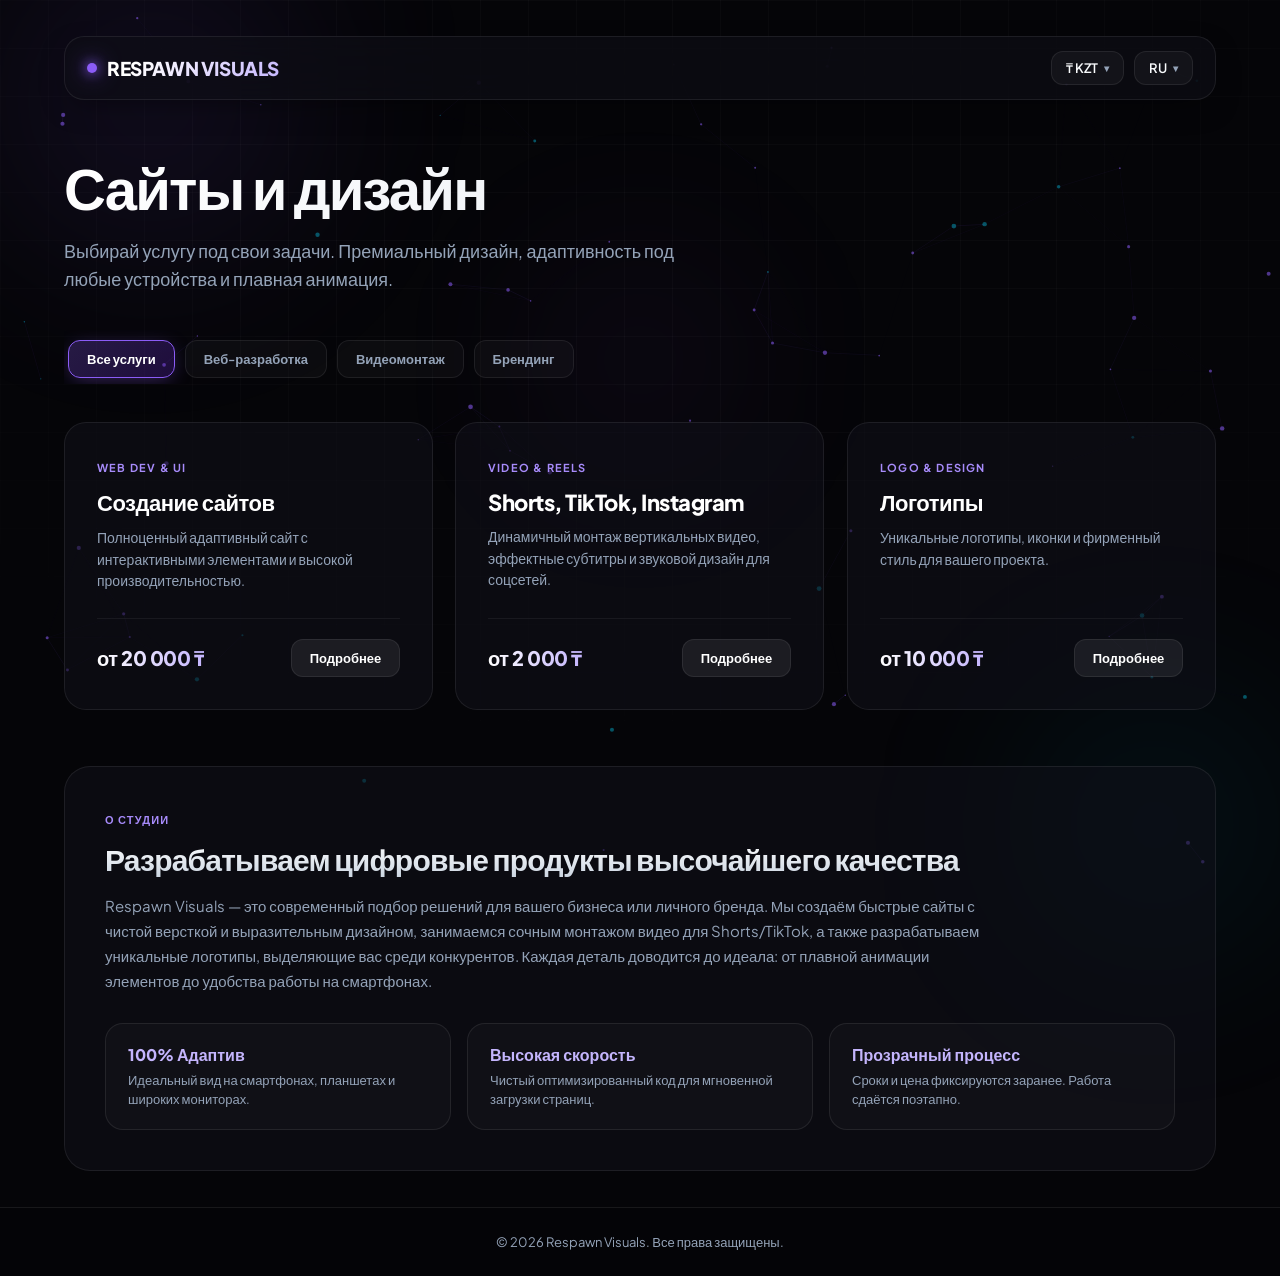
<file: index.html>
<!DOCTYPE html>
<html lang="ru">
<head>
    <meta charset="UTF-8">
    <meta name="viewport" content="width=device-width, initial-scale=1.0">
    <title id="pageTitle">Respawn Visuals — Веб-разработка, Монтаж & Дизайн</title>
    <link href="https://fonts.googleapis.com/css2?family=Plus+Jakarta+Sans:wght@400;500;600;700;800&display=swap" rel="stylesheet">
    <style>
        :root {
            --bg-color: #050508;
            --card-bg: rgba(18, 18, 26, 0.55);
            --card-border: rgba(255, 255, 255, 0.08);
            --card-hover: rgba(139, 92, 246, 0.12);
            --border-hover: rgba(167, 139, 250, 0.45);
            --primary: #8b5cf6;
            --primary-glow: rgba(139, 92, 246, 0.5);
            --accent-cyan: #06b6d4;
            --text-main: #f8fafc;
            --text-muted: #94a3b8;
            --transition: all 0.45s cubic-bezier(0.16, 1, 0.3, 1);
        }

        * {
            box-sizing: border-box;
            margin: 0;
            padding: 0;
            font-family: 'Plus Jakarta Sans', sans-serif;
            -webkit-font-smoothing: antialiased;
        }

        body {
            background-color: var(--bg-color);
            color: var(--text-main);
            min-height: 100vh;
            overflow-x: hidden;
            display: flex;
            flex-direction: column;
            justify-content: space-between;
            position: relative;
        }

        #bg-canvas {
            position: fixed;
            top: 0;
            left: 0;
            width: 100%;
            height: 100%;
            z-index: -3;
            pointer-events: none;
        }

        .bg-grid {
            position: fixed;
            inset: 0;
            background-image: 
                linear-gradient(to right, rgba(255, 255, 255, 0.025) 1px, transparent 1px),
                linear-gradient(to bottom, rgba(255, 255, 255, 0.025) 1px, transparent 1px);
            background-size: 48px 48px;
            mask-image: radial-gradient(ellipse 80% 70% at 50% 20%, #000 40%, transparent 100%);
            -webkit-mask-image: radial-gradient(ellipse 80% 70% at 50% 20%, #000 40%, transparent 100%);
            z-index: -2;
            pointer-events: none;
        }

        .orb {
            position: fixed;
            border-radius: 50%;
            filter: blur(80px);
            z-index: -1;
            pointer-events: none;
            opacity: 0.5;
            animation: floatOrb 18s infinite alternate ease-in-out;
        }

        .orb-1 {
            width: 500px;
            height: 500px;
            background: radial-gradient(circle, rgba(139, 92, 246, 0.25), transparent 70%);
            top: -150px;
            left: -100px;
        }

        .orb-2 {
            width: 450px;
            height: 450px;
            background: radial-gradient(circle, rgba(6, 182, 212, 0.18), transparent 70%);
            bottom: -150px;
            right: -100px;
            animation-delay: -6s;
        }

        .orb-3 {
            width: 350px;
            height: 350px;
            background: radial-gradient(circle, rgba(168, 85, 247, 0.15), transparent 70%);
            top: 40%;
            left: 50%;
            transform: translate(-50%, -50%);
            animation-duration: 24s;
        }

        @keyframes floatOrb {
            0% { transform: translate(0, 0) scale(1); }
            50% { transform: translate(40px, 30px) scale(1.1); }
            100% { transform: translate(-30px, 50px) scale(0.95); }
        }

        .container {
            max-width: 1200px;
            margin: 0 auto;
            padding: 36px 24px;
            width: 100%;
        }

        header {
            display: flex;
            justify-content: space-between;
            align-items: center;
            flex-wrap: wrap;
            gap: 20px;
            margin-bottom: 56px;
            padding: 14px 22px;
            background: rgba(15, 15, 22, 0.65);
            border: 1px solid var(--card-border);
            border-radius: 20px;
            backdrop-filter: blur(20px);
            -webkit-backdrop-filter: blur(20px);
            box-shadow: 0 10px 30px -10px rgba(0, 0, 0, 0.5);
            animation: slideDown 0.8s cubic-bezier(0.16, 1, 0.3, 1) forwards;
            position: relative;
            z-index: 200;
        }

        .logo-wrap {
            display: flex;
            align-items: center;
            gap: 10px;
            cursor: pointer;
        }

        .logo-dot {
            width: 10px;
            height: 10px;
            border-radius: 50%;
            background: var(--primary);
            box-shadow: 0 0 12px var(--primary), 0 0 24px var(--primary);
            animation: pulseDot 2.5s infinite ease-in-out;
        }

        @keyframes pulseDot {
            0%, 100% { transform: scale(1); opacity: 1; }
            50% { transform: scale(1.3); opacity: 0.7; }
        }

        .logo {
            font-size: 19px;
            font-weight: 800;
            letter-spacing: -0.4px;
            background: linear-gradient(135deg, #ffffff 20%, #c4b5fd 100%);
            -webkit-background-clip: text;
            -webkit-text-fill-color: transparent;
        }

        .header-controls {
            display: flex;
            align-items: center;
            gap: 10px;
        }

        .mini-dropdown {
            position: relative;
            display: inline-block;
        }

        .mini-btn {
            background: rgba(255, 255, 255, 0.04);
            border: 1px solid var(--card-border);
            color: var(--text-main);
            padding: 8px 14px;
            border-radius: 12px;
            font-size: 13px;
            font-weight: 600;
            cursor: pointer;
            display: flex;
            align-items: center;
            gap: 6px;
            transition: var(--transition);
            user-select: none;
        }

        .mini-btn:hover {
            background: rgba(139, 92, 246, 0.18);
            border-color: var(--border-hover);
            color: #fff;
            transform: translateY(-1px);
        }

        .mini-btn::after {
            content: '▾';
            font-size: 10px;
            color: var(--text-muted);
            transition: transform 0.3s ease;
        }

        .mini-dropdown.active .mini-btn::after {
            transform: rotate(180deg);
        }

        .mini-menu {
            position: absolute;
            top: calc(100% + 10px);
            right: 0;
            background: rgba(16, 16, 24, 0.95);
            backdrop-filter: blur(20px);
            border: 1px solid var(--border-hover);
            border-radius: 14px;
            padding: 6px;
            box-shadow: 0 15px 35px rgba(0, 0, 0, 0.85);
            display: flex;
            flex-direction: column;
            gap: 4px;
            min-width: 105px;
            z-index: 999;
            opacity: 0;
            visibility: hidden;
            pointer-events: none;
            transform: translateY(-10px) scale(0.95);
            transition: all 0.28s cubic-bezier(0.16, 1, 0.3, 1);
        }

        .mini-dropdown.active .mini-menu {
            opacity: 1;
            visibility: visible;
            pointer-events: auto;
            transform: translateY(0) scale(1);
        }

        .mini-item {
            background: transparent;
            border: none;
            color: var(--text-main);
            padding: 8px 12px;
            font-size: 13px;
            font-weight: 600;
            border-radius: 9px;
            cursor: pointer;
            text-align: left;
            transition: all 0.2s ease;
            width: 100%;
        }

        .mini-item:hover, .mini-item.active {
            background: var(--primary);
            color: #fff;
            box-shadow: 0 4px 12px rgba(139, 92, 246, 0.4);
        }

        .page {
            display: none;
        }

        .page.active {
            display: block;
            animation: pageEnter 0.6s cubic-bezier(0.16, 1, 0.3, 1) forwards;
        }

        @keyframes pageEnter {
            from { opacity: 0; transform: translateY(16px); filter: blur(4px); }
            to { opacity: 1; transform: translateY(0); filter: blur(0); }
        }

        .hero-title {
            font-size: clamp(34px, 5.5vw, 58px);
            font-weight: 800;
            line-height: 1.08;
            letter-spacing: -1.8px;
            margin-bottom: 18px;
            background: linear-gradient(120deg, #ffffff 0%, #e2e8f0 45%, #a78bfa 100%);
            background-size: 200% auto;
            -webkit-background-clip: text;
            -webkit-text-fill-color: transparent;
            animation: fadeUp 0.8s cubic-bezier(0.16, 1, 0.3, 1) 0.08s both, shimmerText 8s linear infinite;
        }

        @keyframes shimmerText {
            0% { background-position: 0% center; }
            100% { background-position: 200% center; }
        }

        .hero-subtitle {
            font-size: clamp(15px, 2vw, 18px);
            color: var(--text-muted);
            margin-bottom: 36px;
            font-weight: 400;
            max-width: 640px;
            line-height: 1.6;
            animation: fadeUp 0.8s cubic-bezier(0.16, 1, 0.3, 1) 0.16s both;
        }

        .filter-tabs {
            display: flex;
            gap: 10px;
            margin-bottom: 32px;
            overflow-x: auto;
            padding: 10px 4px 6px 4px;
            animation: fadeUp 0.8s cubic-bezier(0.16, 1, 0.3, 1) 0.22s both;
        }

        .filter-btn {
            background: rgba(255, 255, 255, 0.03);
            border: 1px solid var(--card-border);
            color: var(--text-muted);
            padding: 10px 18px;
            border-radius: 12px;
            font-size: 13px;
            font-weight: 600;
            cursor: pointer;
            white-space: nowrap;
            transition: var(--transition);
            backdrop-filter: blur(10px);
        }

        .filter-btn:hover {
            color: #fff;
            border-color: rgba(139, 92, 246, 0.4);
            background: rgba(139, 92, 246, 0.08);
            transform: translateY(-2px);
        }

        .filter-btn.active {
            background: linear-gradient(135deg, rgba(139, 92, 246, 0.25), rgba(109, 40, 217, 0.25));
            color: #fff;
            border-color: var(--primary);
            box-shadow: 0 4px 20px -4px rgba(139, 92, 246, 0.4);
        }

        .services-grid {
            display: grid;
            grid-template-columns: repeat(auto-fit, minmax(300px, 1fr));
            gap: 22px;
            perspective: 1200px;
            padding-top: 6px;
        }

        .card {
            background: var(--card-bg);
            border: 1px solid var(--card-border);
            border-radius: 22px;
            padding: 32px;
            backdrop-filter: blur(20px);
            -webkit-backdrop-filter: blur(20px);
            cursor: pointer;
            position: relative;
            overflow: hidden;
            display: flex;
            flex-direction: column;
            justify-content: space-between;
            transform-style: preserve-3d;
            transition: transform 0.25s cubic-bezier(0.16, 1, 0.3, 1),
                        border-color 0.4s ease,
                        box-shadow 0.4s ease,
                        background-color 0.4s ease;
            animation: cardAppear 0.7s cubic-bezier(0.16, 1, 0.3, 1) both;
        }

        .card:nth-child(1) { animation-delay: 0.25s; }
        .card:nth-child(2) { animation-delay: 0.35s; }
        .card:nth-child(3) { animation-delay: 0.45s; }

        @keyframes cardAppear {
            from { opacity: 0; transform: translateY(24px) scale(0.97); }
            to { opacity: 1; transform: translateY(0) scale(1); }
        }

        .card::before {
            content: '';
            position: absolute;
            inset: 0;
            background: radial-gradient(600px circle at var(--mouse-x, 50%) var(--mouse-y, 50%), rgba(139, 92, 246, 0.16), transparent 45%);
            opacity: 0;
            transition: opacity 0.35s ease;
            pointer-events: none;
        }

        .card:hover::before {
            opacity: 1;
        }

        .card:hover {
            border-color: var(--border-hover);
            box-shadow: 0 24px 50px -15px rgba(139, 92, 246, 0.28), 0 0 1px 1px rgba(139, 92, 246, 0.2);
        }

        .card-tag {
            display: inline-block;
            font-size: 11px;
            font-weight: 700;
            text-transform: uppercase;
            letter-spacing: 1.2px;
            color: #a78bfa;
            margin-bottom: 14px;
        }

        .card-name {
            font-size: 22px;
            font-weight: 800;
            margin-bottom: 10px;
            letter-spacing: -0.5px;
            color: #fff;
        }

        .card-desc {
            font-size: 14px;
            color: var(--text-muted);
            margin-bottom: 26px;
            line-height: 1.55;
        }

        .card-footer {
            display: flex;
            justify-content: space-between;
            align-items: center;
            border-top: 1px solid rgba(255, 255, 255, 0.06);
            padding-top: 20px;
        }

        .card-price {
            font-size: 20px;
            font-weight: 800;
            letter-spacing: -0.5px;
            background: linear-gradient(90deg, #fff, #c4b5fd);
            -webkit-background-clip: text;
            -webkit-text-fill-color: transparent;
        }

        .action-btn {
            background: rgba(255, 255, 255, 0.07);
            border: 1px solid var(--card-border);
            color: #fff;
            padding: 10px 18px;
            border-radius: 12px;
            font-size: 13px;
            font-weight: 600;
            cursor: pointer;
            transition: all 0.3s cubic-bezier(0.16, 1, 0.3, 1);
            position: relative;
            overflow: hidden;
        }

        .card:hover .action-btn, .action-btn:hover {
            background: linear-gradient(135deg, #8b5cf6, #6d28d9);
            border-color: #a78bfa;
            box-shadow: 0 6px 20px rgba(139, 92, 246, 0.45);
            transform: translateY(-1px);
        }

        .info-section {
            margin-top: 56px;
            animation: fadeUp 0.8s cubic-bezier(0.16, 1, 0.3, 1) 0.5s both;
        }

        .info-card {
            background: var(--card-bg);
            border: 1px solid var(--card-border);
            border-radius: 26px;
            padding: 40px;
            backdrop-filter: blur(20px);
            position: relative;
            overflow: hidden;
            transition: var(--transition);
        }

        .info-card:hover {
            border-color: rgba(139, 92, 246, 0.4);
            box-shadow: 0 24px 55px -15px rgba(139, 92, 246, 0.2);
        }

        .info-title {
            font-size: clamp(22px, 3.5vw, 30px);
            font-weight: 800;
            margin-bottom: 16px;
            letter-spacing: -0.8px;
            background: linear-gradient(180deg, #ffffff 0%, #cbd5e1 100%);
            -webkit-background-clip: text;
            -webkit-text-fill-color: transparent;
        }

        .info-text {
            font-size: 15px;
            color: var(--text-muted);
            line-height: 1.65;
            margin-bottom: 30px;
            max-width: 880px;
        }

        .info-features {
            display: grid;
            grid-template-columns: repeat(auto-fit, minmax(230px, 1fr));
            gap: 16px;
        }

        .info-feature-item {
            background: rgba(255, 255, 255, 0.025);
            border: 1px solid var(--card-border);
            border-radius: 18px;
            padding: 20px 22px;
            transition: var(--transition);
        }

        .info-feature-item:hover {
            background: rgba(139, 92, 246, 0.09);
            border-color: var(--border-hover);
            transform: translateY(-4px);
            box-shadow: 0 12px 28px -8px rgba(139, 92, 246, 0.3);
        }

        .info-feature-title {
            color: #c4b5fd;
            font-weight: 800;
            font-size: 16px;
            margin-bottom: 6px;
        }

        .info-feature-desc {
            font-size: 13px;
            color: var(--text-muted);
            line-height: 1.45;
        }

        .back-btn {
            background: rgba(255, 255, 255, 0.05);
            border: 1px solid var(--card-border);
            color: var(--text-main);
            padding: 10px 18px;
            border-radius: 12px;
            font-size: 13px;
            font-weight: 600;
            cursor: pointer;
            display: inline-flex;
            align-items: center;
            gap: 8px;
            margin-bottom: 28px;
            backdrop-filter: blur(10px);
            transition: var(--transition);
        }

        .back-btn:hover {
            background: rgba(139, 92, 246, 0.15);
            border-color: var(--border-hover);
            transform: translateX(-5px);
        }

        .detail-card {
            background: var(--card-bg);
            border: 1px solid var(--card-border);
            border-radius: 26px;
            padding: 42px;
            backdrop-filter: blur(22px);
            box-shadow: 0 25px 60px -15px rgba(0, 0, 0, 0.6);
        }

        .detail-header {
            display: flex;
            justify-content: space-between;
            align-items: flex-start;
            flex-wrap: wrap;
            gap: 20px;
            margin-bottom: 32px;
            padding-bottom: 28px;
            border-bottom: 1px solid var(--card-border);
        }

        .detail-title {
            font-size: clamp(26px, 4vw, 36px);
            font-weight: 800;
            letter-spacing: -1px;
            margin-bottom: 8px;
        }

        .detail-price-box {
            text-align: right;
            background: rgba(139, 92, 246, 0.08);
            border: 1px solid rgba(139, 92, 246, 0.25);
            padding: 14px 22px;
            border-radius: 16px;
        }

        .detail-price-tag {
            font-size: 11px;
            color: #c4b5fd;
            text-transform: uppercase;
            letter-spacing: 1px;
            margin-bottom: 4px;
            font-weight: 700;
        }

        .detail-price-value {
            font-size: 32px;
            font-weight: 800;
            color: #fff;
            letter-spacing: -1px;
        }

        .sub-options-grid {
            display: grid;
            grid-template-columns: repeat(auto-fit, minmax(250px, 1fr));
            gap: 16px;
            margin-bottom: 32px;
        }

        .sub-option-card {
            background: rgba(255, 255, 255, 0.025);
            border: 1px solid var(--card-border);
            border-radius: 18px;
            padding: 22px;
            cursor: pointer;
            position: relative;
            overflow: hidden;
            display: flex;
            flex-direction: column;
            justify-content: space-between;
            transition: var(--transition);
        }

        .sub-option-card:hover {
            background: rgba(139, 92, 246, 0.08);
            border-color: rgba(139, 92, 246, 0.5);
            transform: translateY(-4px);
        }

        .sub-option-card.active {
            background: linear-gradient(145deg, rgba(139, 92, 246, 0.16), rgba(59, 130, 246, 0.06));
            border-color: var(--primary);
            box-shadow: 0 0 30px rgba(139, 92, 246, 0.3), inset 0 0 16px rgba(139, 92, 246, 0.15);
        }

        .sub-option-title {
            font-size: 17px;
            font-weight: 800;
            margin-bottom: 6px;
            color: #fff;
        }

        .sub-option-card.active .sub-option-title {
            color: #c4b5fd;
        }

        .sub-option-price {
            font-size: 16px;
            font-weight: 800;
            color: #a78bfa;
            margin-top: 14px;
        }

        .features-list {
            list-style: none;
            margin-bottom: 40px;
            display: grid;
            grid-template-columns: repeat(auto-fit, minmax(250px, 1fr));
            gap: 14px;
        }

        .features-list li {
            background: rgba(255, 255, 255, 0.025);
            border: 1px solid var(--card-border);
            padding: 18px 20px;
            border-radius: 16px;
            font-size: 14px;
            font-weight: 500;
            display: flex;
            align-items: center;
            gap: 12px;
            transition: var(--transition);
        }

        .features-list li:hover {
            transform: translateY(-3px);
            background: rgba(139, 92, 246, 0.07);
            border-color: rgba(139, 92, 246, 0.4);
        }

        .features-list li::before {
            content: '✓';
            color: var(--primary);
            font-weight: 800;
            font-size: 15px;
            flex-shrink: 0;
        }

        .process-section {
            margin-top: 40px;
            margin-bottom: 40px;
            border-top: 1px solid var(--card-border);
            padding-top: 38px;
        }

        .process-title-container {
            margin-bottom: 28px;
        }

        .process-subtitle-tag {
            font-size: 12px;
            font-weight: 700;
            text-transform: uppercase;
            letter-spacing: 1.2px;
            color: #a78bfa;
            margin-bottom: 6px;
        }

        .process-main-title {
            font-size: clamp(22px, 3vw, 28px);
            font-weight: 800;
            letter-spacing: -0.5px;
            margin-bottom: 10px;
        }

        .process-desc {
            font-size: 14px;
            color: var(--text-muted);
            line-height: 1.55;
            max-width: 800px;
        }

        .process-steps-grid {
            display: grid;
            grid-template-columns: repeat(auto-fit, minmax(200px, 1fr));
            gap: 16px;
        }

        .process-step-card {
            background: rgba(255, 255, 255, 0.025);
            border: 1px solid var(--card-border);
            border-radius: 18px;
            padding: 24px 20px;
            transition: var(--transition);
        }

        .process-step-card:hover {
            background: var(--card-hover);
            border-color: var(--border-hover);
            transform: translateY(-5px);
            box-shadow: 0 14px 32px -10px rgba(139, 92, 246, 0.25);
        }

        .step-number {
            width: 36px;
            height: 36px;
            background: linear-gradient(135deg, rgba(139, 92, 246, 0.25), rgba(59, 130, 246, 0.15));
            border: 1px solid var(--border-hover);
            color: #fff;
            border-radius: 12px;
            display: flex;
            align-items: center;
            justify-content: center;
            font-weight: 800;
            font-size: 15px;
            margin-bottom: 16px;
        }

        .step-title {
            font-size: 15px;
            font-weight: 700;
            margin-bottom: 8px;
        }

        .step-text {
            font-size: 13px;
            color: var(--text-muted);
            line-height: 1.45;
        }

        .tg-btn {
            display: flex;
            align-items: center;
            justify-content: center;
            gap: 10px;
            width: 100%;
            background: linear-gradient(135deg, #8b5cf6 0%, #6d28d9 50%, #4f46e5 100%);
            background-size: 200% auto;
            color: #fff;
            text-decoration: none;
            padding: 18px 24px;
            border-radius: 16px;
            font-size: 16px;
            font-weight: 700;
            box-shadow: 0 12px 32px -8px rgba(139, 92, 246, 0.55);
            transition: var(--transition);
        }

        .tg-btn:hover {
            background-position: right center;
            transform: translateY(-3px);
            box-shadow: 0 18px 40px -6px rgba(139, 92, 246, 0.75);
        }

        .reviews-container {
            margin-top: 42px;
            border-top: 1px solid var(--card-border);
            padding-top: 32px;
        }

        .reviews-title {
            font-size: 20px;
            font-weight: 800;
            margin-bottom: 20px;
        }

        .review-form {
            display: flex;
            flex-direction: column;
            gap: 12px;
            margin-bottom: 30px;
        }

        .review-input, .review-textarea {
            background: rgba(255, 255, 255, 0.04);
            border: 1px solid var(--card-border);
            padding: 14px 16px;
            border-radius: 14px;
            color: #fff;
            font-size: 14px;
            outline: none;
            transition: var(--transition);
        }

        .review-input:focus, .review-textarea:focus {
            border-color: var(--primary);
            background: rgba(139, 92, 246, 0.06);
            box-shadow: 0 0 0 3px rgba(139, 92, 246, 0.15);
        }

        .review-textarea {
            resize: none;
            height: 95px;
        }

        .reviews-list {
            display: flex;
            flex-direction: column;
            gap: 12px;
        }

        .review-card {
            background: rgba(255, 255, 255, 0.025);
            border: 1px solid var(--card-border);
            padding: 18px 22px;
            border-radius: 16px;
            position: relative;
            overflow: hidden;
            transition: var(--transition);
        }

        .review-card::before {
            content: '';
            position: absolute;
            left: 0;
            top: 0;
            height: 100%;
            width: 4px;
            background: linear-gradient(to bottom, #8b5cf6, #06b6d4);
            opacity: 0.6;
            transition: opacity 0.3s ease;
        }

        .review-card:hover {
            transform: translateY(-3px);
            background: rgba(139, 92, 246, 0.06);
            border-color: var(--border-hover);
        }

        .review-card:hover::before {
            opacity: 1;
        }

        .review-author {
            font-weight: 700;
            font-size: 14px;
            color: #c4b5fd;
            margin-bottom: 6px;
        }

        .review-text {
            font-size: 14px;
            color: var(--text-main);
            line-height: 1.5;
        }

        footer {
            text-align: center;
            padding: 26px;
            font-size: 13px;
            color: var(--text-muted);
            border-top: 1px solid var(--card-border);
            background: rgba(5, 5, 8, 0.7);
            backdrop-filter: blur(12px);
        }

        @keyframes fadeUp {
            from { opacity: 0; transform: translateY(18px); }
            to { opacity: 1; transform: translateY(0); }
        }

        @keyframes slideDown {
            from { opacity: 0; transform: translateY(-16px); }
            to { opacity: 1; transform: translateY(0); }
        }

        @media (max-width: 768px) {
            .container { padding: 16px 14px; }
            header { padding: 12px 16px; margin-bottom: 32px; }
            .services-grid { grid-template-columns: 1fr; gap: 16px; }
            .card { padding: 24px; }
            .info-card { padding: 26px 20px; }
            .detail-card { padding: 24px 18px; }
            .detail-price-box { width: 100%; text-align: left; display: flex; justify-content: space-between; align-items: center; }
            .detail-price-value { font-size: 24px; }
            .sub-options-grid, .features-list, .process-steps-grid { grid-template-columns: 1fr; }
        }
    </style>
</head>
<body>

    <canvas id="bg-canvas"></canvas>
    <div class="bg-grid"></div>
    <div class="orb orb-1"></div>
    <div class="orb orb-2"></div>
    <div class="orb orb-3"></div>

    <div class="container">
        <header>
            <div class="logo-wrap" onclick="closeDetails()">
                <div class="logo-dot"></div>
                <div class="logo">RESPAWN VISUALS</div>
            </div>
            <div class="header-controls">
                <div class="mini-dropdown" id="currDropdown">
                    <button type="button" class="mini-btn" id="currBtn">
                        <span id="currLabel">₸ KZT</span>
                    </button>
                    <div class="mini-menu">
                        <button type="button" class="mini-item active" data-curr="KZT" data-label="₸ KZT">₸ KZT</button>
                        <button type="button" class="mini-item" data-curr="RUB" data-label="₽ RUB">₽ RUB</button>
                        <button type="button" class="mini-item" data-curr="USD" data-label="$ USD">$ USD</button>
                        <button type="button" class="mini-item" data-curr="EUR" data-label="€ EUR">€ EUR</button>
                    </div>
                </div>

                <div class="mini-dropdown" id="langDropdown">
                    <button type="button" class="mini-btn" id="langBtn">
                        <span id="langLabel">RU</span>
                    </button>
                    <div class="mini-menu">
                        <button type="button" class="mini-item active" data-lang="ru" data-label="RU">RU</button>
                        <button type="button" class="mini-item" data-lang="en" data-label="EN">EN</button>
                    </div>
                </div>
            </div>
        </header>

        <main id="mainPage" class="page active">
            <h1 class="hero-title" data-i18n="heroTitle">Сайты и дизайн</h1>
            <p class="hero-subtitle" data-i18n="heroSubtitle">Выбирай услугу под свои задачи. Премиальный дизайн, адаптивность под любые устройства и плавная анимация.</p>
            
            <div class="filter-tabs">
                <button type="button" class="filter-btn active" onclick="filterCards('all', event)" data-i18n="filterAll">Все услуги</button>
                <button type="button" class="filter-btn" onclick="filterCards('web', event)" data-i18n="filterWeb">Веб-разработка</button>
                <button type="button" class="filter-btn" onclick="filterCards('video', event)" data-i18n="filterVideo">Видеомонтаж</button>
                <button type="button" class="filter-btn" onclick="filterCards('design', event)" data-i18n="filterDesign">Брендинг</button>
            </div>

            <div class="services-grid" id="servicesGrid">
                <div class="card tilt-card" data-category="web" onclick="openDetails('web')">
                    <div>
                        <div class="card-tag">Web Dev & UI</div>
                        <div class="card-name" data-i18n="card1Name">Создание сайтов</div>
                        <div class="card-desc" data-i18n="card1Desc">Полноценный адаптивный сайт с интерактивными элементами и высокой производительностью.</div>
                    </div>
                    <div class="card-footer">
                        <span class="card-price" data-price="20000">от 20 000 ₸</span>
                        <button type="button" class="action-btn" data-i18n="moreBtn">Подробнее</button>
                    </div>
                </div>

                <div class="card tilt-card" data-category="video" onclick="openDetails('shorts')">
                    <div>
                        <div class="card-tag">Video & Reels</div>
                        <div class="card-name" data-i18n="card3Name">Shorts, TikTok, Instagram</div>
                        <div class="card-desc" data-i18n="card3Desc">Динамичный монтаж вертикальных видео, эффектные субтитры и звуковой дизайн для соцсетей.</div>
                    </div>
                    <div class="card-footer">
                        <span class="card-price" data-price="2000">от 2 000 ₸</span>
                        <button type="button" class="action-btn" data-i18n="moreBtn">Подробнее</button>
                    </div>
                </div>

                <div class="card tilt-card" data-category="design" onclick="openDetails('branding')">
                    <div>
                        <div class="card-tag">Logo & Design</div>
                        <div class="card-name" data-i18n="card2Name">Логотипы</div>
                        <div class="card-desc" data-i18n="card2Desc">Уникальные логотипы, иконки и фирменный стиль для вашего проекта.</div>
                    </div>
                    <div class="card-footer">
                        <span class="card-price" data-price="10000">от 10 000 ₸</span>
                        <button type="button" class="action-btn" data-i18n="moreBtn">Подробнее</button>
                    </div>
                </div>
            </div>

            <section class="info-section">
                <div class="info-card">
                    <div class="card-tag" data-i18n="infoTag">О студии</div>
                    <h2 class="info-title" data-i18n="infoTitle">Разрабатываем цифровые продукты высочайшего качества</h2>
                    <p class="info-text" data-i18n="infoText">
                        Respawn Visuals — это современный подбор решений для вашего бизнеса или личного бренда. Мы создаём быстрые сайты с чистой версткой и выразительным дизайном, занимаемся сочным монтажом видео для Shorts/TikTok, а также разрабатываем уникальные логотипы, выделяющие вас среди конкурентов. Каждая деталь доводится до идеала: от плавной анимации элементов до удобства работы на смартфонах.
                    </p>
                    <div class="info-features">
                        <div class="info-feature-item">
                            <div class="info-feature-title"><span data-i18n="infoFeat1Title">100% Адаптив</span></div>
                            <div class="info-feature-desc" data-i18n="infoFeat1Desc">Идеальный вид на смартфонах, планшетах и широких мониторах.</div>
                        </div>
                        <div class="info-feature-item">
                            <div class="info-feature-title"><span data-i18n="infoFeat2Title">Высокая скорость</span></div>
                            <div class="info-feature-desc" data-i18n="infoFeat2Desc">Чистый оптимизированный код для мгновенной загрузки страниц.</div>
                        </div>
                        <div class="info-feature-item">
                            <div class="info-feature-title"><span data-i18n="infoFeat3Title">Прозрачный процесс</span></div>
                            <div class="info-feature-desc" data-i18n="infoFeat3Desc">Сроки и цена фиксируются заранее. Работа сдаётся поэтапно.</div>
                        </div>
                    </div>
                </div>
            </section>
        </main>

        <section id="detailPage" class="page">
            <button type="button" class="back-btn" onclick="closeDetails()" data-i18n="backBtn">← Назад к списку</button>
            
            <div class="detail-card">
                <div class="detail-header">
                    <div>
                        <div class="card-tag" id="detailTag">Web Dev & UI</div>
                        <h2 class="detail-title" id="detailTitle">Создание сайтов</h2>
                        <p class="hero-subtitle" style="margin-bottom: 0; animation: none;" id="detailSub">Индивидуальная разработка интерфейса под любые ваши задачи.</p>
                    </div>
                    <div class="detail-price-box">
                        <div class="detail-price-tag" data-i18n="priceTag">Стоимость услуги</div>
                        <div class="detail-price-value" id="detailPrice">20 000 ₸</div>
                    </div>
                </div>

                <div id="subOptionsContainer">
                    <div class="sub-options-grid" id="subOptionsGrid"></div>
                </div>

                <ul class="features-list" id="detailFeaturesList"></ul>

                <div class="process-section" id="processSection">
                    <div class="process-title-container">
                        <div class="process-subtitle-tag" data-i18n="processTag">Как мы работаем</div>
                        <h3 class="process-main-title" data-i18n="processTitle">От стратегии до запуска</h3>
                        <p class="process-desc" data-i18n="processDesc" id="processDescText">Ведём проект пошагово: каждый этап заканчивается приёмкой. Сроки и стоимость фиксируем до старта, а на финише передаём исходный код, доступы и обучаем работе с сайтом.</p>
                    </div>

                    <div class="process-steps-grid">
                        <div class="process-step-card">
                            <div class="step-number">1</div>
                            <div class="step-title" id="step1Title" data-i18n="step1Title">Аналитика и стратегия</div>
                            <div class="step-text" id="step1Text" data-i18n="step1Text">Изучаем задачи, аудиторию и конкурентов, фиксируем цели и структуру сайта.</div>
                        </div>
                        <div class="process-step-card">
                            <div class="step-number">2</div>
                            <div class="step-title" id="step2Title" data-i18n="step2Title">Прототип и дизайн</div>
                            <div class="step-text" id="step2Text" data-i18n="step2Text">Проектируем интерфейс под конверсию, создаём уникальный визуальный стиль.</div>
                        </div>
                        <div class="process-step-card">
                            <div class="step-number">3</div>
                            <div class="step-title" id="step3Title" data-i18n="step3Title">Разработка</div>
                            <div class="step-text" id="step3Text" data-i18n="step3Text">Чистая верстка, программирование, интеграция интерактивных элементов и анимаций.</div>
                        </div>
                        <div class="process-step-card">
                            <div class="step-number">4</div>
                            <div class="step-title" id="step4Title" data-i18n="step4Title">Оптимизация</div>
                            <div class="step-text" id="step4Text" data-i18n="step4Text">Настраиваем адаптивность под любые устройства, скорость загрузки и базовое SEO.</div>
                        </div>
                        <div class="process-step-card">
                            <div class="step-number">5</div>
                            <div class="step-title" id="step5Title" data-i18n="step5Title">Запуск</div>
                            <div class="step-text" id="step5Text" data-i18n="step5Text">Перенос на хостинг, проверка работы, передача исходников и полная поддержка.</div>
                        </div>
                    </div>
                </div>

                <a href="https://t.me/lgma_570" target="_blank" rel="noopener noreferrer" class="tg-btn" id="tgBtnText" data-i18n="tgButton">
                    Обсудить со мной в Telegram (@lgma_570)
                </a>

                <div class="reviews-container">
                    <h3 class="reviews-title" data-i18n="reviewsTitle">Отзывы клиентов</h3>
                    
                    <form class="review-form" id="reviewForm" onsubmit="submitReview(event)">
                        <input type="text" id="reviewAuthor" class="review-input" data-i18n-placeholder="placeholderName" placeholder="Ваше имя" required>
                        <textarea id="reviewText" class="review-textarea" data-i18n-placeholder="placeholderReview" placeholder="Ваш отзыв..." required></textarea>
                        <button type="submit" class="action-btn" style="align-self: flex-start;" data-i18n="sendReview">Отправить отзыв</button>
                    </form>

                    <div class="reviews-list" id="reviewsList"></div>
                </div>
            </div>
        </section>
    </div>

    <footer>
        <p>© 2026 Respawn Visuals. <span data-i18n="footerRights">Все права защищены.</span></p>
    </footer>

    <script>
        const canvas = document.getElementById('bg-canvas');
        const ctx = canvas.getContext('2d');
        let particles = [];
        let mouse = { x: null, y: null, radius: 140 };

        function resizeCanvas() {
            canvas.width = window.innerWidth;
            canvas.height = window.innerHeight;
            initParticles();
        }

        window.addEventListener('resize', resizeCanvas);
        window.addEventListener('mousemove', (e) => {
            mouse.x = e.clientX;
            mouse.y = e.clientY;
        });
        window.addEventListener('mouseout', () => {
            mouse.x = null;
            mouse.y = null;
        });

        class Particle {
            constructor() {
                this.x = Math.random() * canvas.width;
                this.y = Math.random() * canvas.height;
                this.size = Math.random() * 1.8 + 0.6;
                this.vx = (Math.random() - 0.5) * 0.45;
                this.vy = (Math.random() - 0.5) * 0.45;
                this.color = Math.random() > 0.3 ? 'rgba(139, 92, 246, 0.55)' : 'rgba(6, 182, 212, 0.45)';
            }

            update() {
                this.x += this.vx;
                this.y += this.vy;

                if (this.x < 0 || this.x > canvas.width) this.vx *= -1;
                if (this.y < 0 || this.y > canvas.height) this.vy *= -1;

                if (mouse.x !== null && mouse.y !== null) {
                    const dx = mouse.x - this.x;
                    const dy = mouse.y - this.y;
                    const dist = Math.sqrt(dx * dx + dy * dy);
                    if (dist < mouse.radius) {
                        const force = (mouse.radius - dist) / mouse.radius;
                        this.x -= (dx / dist) * force * 1.8;
                        this.y -= (dy / dist) * force * 1.8;
                    }
                }
            }

            draw() {
                ctx.beginPath();
                ctx.arc(this.x, this.y, this.size, 0, Math.PI * 2);
                ctx.fillStyle = this.color;
                ctx.fill();
            }
        }

        function initParticles() {
            particles = [];
            const count = Math.min(Math.floor((canvas.width * canvas.height) / 16000), 85);
            for (let i = 0; i < count; i++) {
                particles.push(new Particle());
            }
        }

        function animateParticles() {
            ctx.clearRect(0, 0, canvas.width, canvas.height);
            for (let i = 0; i < particles.length; i++) {
                particles[i].update();
                particles[i].draw();

                for (let j = i + 1; j < particles.length; j++) {
                    const dx = particles[i].x - particles[j].x;
                    const dy = particles[i].y - particles[j].y;
                    const dist = Math.sqrt(dx * dx + dy * dy);

                    if (dist < 120) {
                        ctx.beginPath();
                        ctx.strokeStyle = `rgba(139, 92, 246, ${0.14 * (1 - dist / 120)})`;
                        ctx.lineWidth = 0.7;
                        ctx.moveTo(particles[i].x, particles[i].y);
                        ctx.lineTo(particles[j].x, particles[j].y);
                        ctx.stroke();
                    }
                }
            }
            requestAnimationFrame(animateParticles);
        }

        resizeCanvas();
        animateParticles();

        document.querySelectorAll('.tilt-card').forEach(card => {
            card.addEventListener('mousemove', e => {
                const rect = card.getBoundingClientRect();
                const x = e.clientX - rect.left;
                const y = e.clientY - rect.top;

                card.style.setProperty('--mouse-x', `${x}px`);
                card.style.setProperty('--mouse-y', `${y}px`);

                const centerX = rect.width / 2;
                const centerY = rect.height / 2;
                const rotateX = ((y - centerY) / centerY) * -5;
                const rotateY = ((x - centerX) / centerX) * 5;

                card.style.transform = `perspective(1000px) rotateX(${rotateX}deg) rotateY(${rotateY}deg) translateY(-6px)`;
            });

            card.addEventListener('mouseleave', () => {
                card.style.transform = 'perspective(1000px) rotateX(0deg) rotateY(0deg) translateY(0px)';
            });
        });

        let currentProductId = 'web';
        let currentSubTier = 'site';
        let currentLang = 'ru';
        let currentCurr = 'KZT';

        const rates = { KZT: 1, RUB: 0.20, USD: 0.0021, EUR: 0.0019 };
        const symbols = { KZT: '₸', RUB: '₽', USD: '$', EUR: '€' };

        const translations = {
            ru: {
                fromText: "от",
                heroTitle: "Сайты и дизайн",
                heroSubtitle: "Выбирай услугу под свои задачи. Премиальный дизайн, адаптивность под любые устройства и плавная анимация.",
                filterAll: "Все услуги", filterWeb: "Веб-разработка", filterVideo: "Видеомонтаж", filterDesign: "Брендинг",
                moreBtn: "Подробнее", backBtn: "← Назад к списку", priceTag: "Стоимость услуги",
                reviewsTitle: "Отзывы клиентов", sendReview: "Отправить отзыв", footerRights: "Все права защищены.",
                placeholderName: "Ваше имя", placeholderReview: "Ваш отзыв...",
                tgButton: "Обсудить со мной в Telegram (@lgma_570)",
                noReviews: "Пока нет отзывов. Будьте первыми!",
                processTag: "Как мы работаем",
                processTitle: "От стратегии до запуска",
                processDescWeb: "Ведём проект пошагово: каждый этап заканчивается приёмкой. Сроки и стоимость фиксируем до старта, а на финише передаём исходный код, доступы и обучаем работе с сайтом.",
                processDescLogo: "Создаём логотип поэтапно: от глубокого анализа бренда и скетчей до финальной детализации и передачи всех векторных исходников.",
                processDescShorts: "Создаем сочный видеоконтент по шагам: нарезка, добавление субтитров, цветокоррекция и качественная работа со звуком для максимального удержания зрителей.",
                step1TitleWeb: "Аналитика и стратегия", step1TextWeb: "Изучаем задачи, аудиторию и конкурентов, фиксируем цели и структуру сайта.",
                step2TitleWeb: "Прототип и дизайн", step2TextWeb: "Проектируем интерфейс под конверсию, создаём уникальный визуальный стиль.",
                step3TitleWeb: "Разработка", step3TextWeb: "Чистая верстка, программирование, интеграция интерактивных элементов и анимаций.",
                step4TitleWeb: "Оптимизация", step4TextWeb: "Настраиваем адаптивность под любые устройства, скорость загрузки и базовое SEO.",
                step5TitleWeb: "Запуск", step5TextWeb: "Перенос на хостинг, проверка работы, передача исходников и полная поддержка.",
                step1TitleLogo: "Анализ и бриф", step1TextLogo: "Изучаем специфику вашего бизнеса, целевую аудиторию и пожелания по стилю.",
                step2TitleLogo: "Концепты", step2TextLogo: "Разрабатываем несколько уникальных вариантов дизайна логотипа на выбор.",
                step3TitleLogo: "Доработка", step3TextLogo: "Утверждаем лучший вариант и дорабатываем детали по вашим правкам.",
                step4TitleLogo: "Гайдлайн", step4TextLogo: "Формируем правила использования логотипа на различных носителях.",
                step5TitleLogo: "Передача", step5TextLogo: "Высылаем полный комплект исходных файлов во всех векторных форматах.",
                step1TitleShorts: "Изучение исходника", step1TextShorts: "Принимаем видеоматериалы, обсуждаем концепцию, отбираем лучшие моменты.",
                step2TitleShorts: "Нарезка и динамика", step2TextShorts: "Убираем паузы, выстраиваем быстрый темп и динамичный ритм видео.",
                step3TitleShorts: "Субтитры и графика", step3TextShorts: "Добавляем стильные анимационные субтитры, плашки и иконки.",
                step4TitleShorts: "Звук и цвет", step4TextShorts: "Делаем чистый sound design (SFX), подбираем музыку и настраиваем цветокоррекцию.",
                step5TitleShorts: "Рендер и экспорт", step5TextShorts: "Экспортируем готовый ролик в максимальном качестве под Shorts, Reels и TikTok.",
                infoTag: "О студии",
                infoTitle: "Разрабатываем цифровые продукты высочайшего качества",
                infoText: "Respawn Visuals — это современный подбор решений для вашего бизнеса или личного бренда. Мы создаём быстрые сайты с чистой версткой и выразительным дизайном, занимаемся сочным монтажом видео для Shorts/TikTok, а также разрабатываем уникальные логотипы, выделяющие вас среди конкурентов. Каждая деталь доводится до идеала: от плавной анимации элементов до удобства работы на смартфонах.",
                infoFeat1Title: "100% Адаптив", infoFeat1Desc: "Идеальный вид на смартфонах, планшетах и широких мониторах.",
                infoFeat2Title: "Высокая скорость", infoFeat2Desc: "Чистый оптимизированный код для мгновенной загрузки страниц.",
                infoFeat3Title: "Прозрачный процесс", infoFeat3Desc: "Сроки и цена фиксируются заранее. Работа сдаётся поэтапно.",
                tiers: {
                    site: { name: "Сайт", price: 20000, desc: "Базовый адаптивный сайт с чистым дизайном.", features: ["Адаптивная верстка (ПК, планшеты, телефоны)", "Современный и чистый дизайн в темной стилистике", "Быстрая оптимизация кода и высокая скорость загрузки", "Прямая поддержка и обсуждение правок"] },
                    sitePlus: { name: "Сайт+", price: 35000, desc: "Расширенный функционал и интерактивные анимации.", features: ["Всё, что входит в тариф 'Сайт'", "Плавные интерактивные анимации при наведении", "Интерактивные элементы интерфейса и формы обратной связи", "Расширенная SEO-оптимизация"] },
                    siteUltra: { name: "Сайт Ультра", price: 60000, desc: "Премиум-решение с уникальной графикой и максимальной кастомизацией.", features: ["Всё, что входит в тариф 'Сайт+'", "Эксклюзивный индивидуальный дизайн и айдентика", "Продвинутые интерактивные скрипты и высокая сложность", "Приоритетная разработка и техподдержка 24/7"] },
                    editing: { name: "Монтаж", price: 2000, desc: "Быстрый качественный монтаж вашего ролика.", features: ["Нарезка лишних пауз и неудачных дублей", "Базовые динамичные субтитры", "Подбор фоновой музыки", "Готовый ролик под вертикальный формат"] },
                    editingPlus: { name: "Монтаж+", price: 5000, desc: "Продвинутый монтаж с эффектами и саунд-дизайном.", features: ["Всё из тарифа 'Монтаж'", "Анимированные субтитры с выделением ключевых слов", "Звуковые эффекты (SFX) и выплывающие всплывашки", "Цветокоррекция и улучшение качества звука"] },
                    editingUltra: { name: "Монтаж Ультра", price: 7000, desc: "Максимальный динамичный монтаж уровень 'Top Creator'.", features: ["Всё из тарифа 'Монтаж+'", "Сложная графическая анимация и 2D/3D элементы", "Уникальные переходы и максимальное удержание внимания", "Приоритетный рендер и неограниченные мелкие правки"] },
                    logo: { name: "Логотип", price: 10000, desc: "Базовый стильный логотип для вашего проекта.", features: ["1 уникальная концепция логотипа", "Подбор фирменной цветовой гаммы", "Базовые исходники для соцсетей и веба"] },
                    logoPlus: { name: "Логотип+", price: 18000, desc: "Несколько вариантов концептов и расширенный набор файлов.", features: ["Всё из тарифа 'Логотип'", "3 уникальных концепта на выбор", "Исходные векторные файлы (AI, EPS, SVG, PNG)", "Варианты адаптации под аватарки и баннеры"] },
                    logoUltra: { name: "Логотип Ультра", price: 30000, desc: "Максимальный пакет с глубокой проработкой и бренд-гайдом.", features: ["Всё из тарифа 'Логотип+'", "Неограниченные правки на этапе согласования", "Мини-гайдлайн по использованию стиля", "Приоритетная разработка за 24-48 часов"] }
                },
                cards: {
                    web: { name: "Создание сайтов", tag: "Web Dev & UI", sub: "Полноценный адаптивный сайт с интерактивными элементами и высокой производительностью.", basePrice: 20000 },
                    shorts: { name: "Shorts, TikTok, Instagram", tag: "Video & Reels", sub: "Динамичный монтаж вертикальных видео, эффектные субтитры и звуковой дизайн для соцсетей.", basePrice: 2000 },
                    branding: { name: "Логотипы", tag: "Logo & Design", sub: "Уникальные логотипы, иконки и фирменный стиль для вашего проекта.", basePrice: 10000 }
                }
            },
            en: {
                fromText: "from",
                heroTitle: "Websites & Design",
                heroSubtitle: "Choose a service for your tasks. Premium design, responsiveness across all devices, and smooth animations.",
                filterAll: "All Services", filterWeb: "Web Dev", filterVideo: "Video Editing", filterDesign: "Logos",
                moreBtn: "Details", backBtn: "← Back to list", priceTag: "Service Price",
                reviewsTitle: "Client Reviews", sendReview: "Submit Review", footerRights: "All rights reserved.",
                placeholderName: "Your name", placeholderReview: "Your review...",
                tgButton: "Discuss with me on Telegram (@lgma_570)",
                noReviews: "No reviews yet. Be the first!",
                processTag: "How we work",
                processTitle: "From strategy to launch",
                processDescWeb: "We guide the project step-by-step. Deadlines and costs are fixed before starting, and at the finish we hand over the source code and accesses.",
                processDescLogo: "Creating a logo step-by-step: from deep brand analysis and sketches to final detailing and source files.",
                processDescShorts: "Creating dynamic video content step-by-step: cutting, captions, color correction, and sound design for maximum engagement.",
                step1TitleWeb: "Analytics & Strategy", step1TextWeb: "Studying tasks, audience, and competitors, establishing site goals and structure.",
                step2TitleWeb: "Prototype & Design", step2TextWeb: "Designing interface for high conversion, creating unique visual identity.",
                step3TitleWeb: "Development", step3TextWeb: "Clean markup, coding, integration of interactive elements and animations.",
                step4TitleWeb: "Optimization", step4TextWeb: "Configuring multi-device adaptability, loading speed, and basic SEO.",
                step5TitleWeb: "Launch", step5TextWeb: "Hosting deployment, final check, source code handover and support.",
                step1TitleLogo: "Analysis & Brief", step1TextLogo: "Exploring your business specifics, audience, and style preferences.",
                step2TitleLogo: "Concepts", step2TextLogo: "Developing several unique logo design options to choose from.",
                step3TitleLogo: "Revision", step3TextLogo: "Approving the best option and refining details based on your feedback.",
                step4TitleLogo: "Guidelines", step4TextLogo: "Setting up rules for logo usage across different media.",
                step5TitleLogo: "Handover", step5TextLogo: "Sending a full set of source files in all vector formats.",
                step1TitleShorts: "Reviewing Footage", step1TextShorts: "Receiving raw files, discussing the concept, selecting best moments.",
                step2TitleShorts: "Cutting & Pacing", step2TextShorts: "Removing pauses, setting a fast-paced dynamic rhythm.",
                step3TitleShorts: "Captions & Graphics", step3TextShorts: "Adding stylish animated subtitles, pop-ups, and icons.",
                step4TitleShorts: "Sound & Color", step4TextShorts: "Crafting sound design (SFX), picking music, and color grading.",
                step5TitleShorts: "Render & Export", step5TextShorts: "Exporting final video in highest quality for Shorts, Reels, and TikTok.",
                infoTag: "About Us",
                infoTitle: "We develop high-quality digital products",
                infoText: "Respawn Visuals offers modern solutions for your business or personal brand. We build fast websites with clean code, edit catchy videos for Shorts/TikTok, and design unique logos.",
                infoFeat1Title: "100% Adaptive", infoFeat1Desc: "Flawless view on phones, tablets, and wide monitors.",
                infoFeat2Title: "High Speed", infoFeat2Desc: "Clean optimized code for instant page loading.",
                infoFeat3Title: "Transparent Process", infoFeat3Desc: "Fixed timelines and costs upfront. Phased delivery.",
                tiers: {
                    site: { name: "Website", price: 20000, desc: "Basic adaptive website with clean design.", features: ["Adaptive layout", "Modern dark design", "Fast optimization", "Direct support"] },
                    sitePlus: { name: "Website+", price: 35000, desc: "Extended functionality and interactive animations.", features: ["Everything in 'Website'", "Smooth hover animations", "Interactive UI elements & forms", "Advanced SEO optimization"] },
                    siteUltra: { name: "Website Ultra", price: 60000, desc: "Premium solution with unique graphics and max customization.", features: ["Everything in 'Website+'", "Exclusive custom design & identity", "Advanced scripts & high complexity", "Priority dev & 24/7 support"] },
                    editing: { name: "Editing", price: 2000, desc: "Fast quality editing for your video clip.", features: ["Removing pauses and bloopers", "Basic dynamic captions", "Background music selection", "Vertical video output"] },
                    editingPlus: { name: "Editing+", price: 5000, desc: "Advanced editing with effects and sound design.", features: ["Everything in 'Editing'", "Animated captions with highlights", "Sound effects (SFX) and pop-ups", "Color grading & audio enhancement"] },
                    editingUltra: { name: "Editing Ultra", price: 7000, desc: "Top-tier dynamic editing for max retention.", features: ["Everything in 'Editing+'", "Complex motion graphics & 2D/3D elements", "Custom transitions & peak viewer retention", "Priority render & unlimited small edits"] },
                    logo: { name: "Logo", price: 10000, desc: "Basic stylish logo for your project.", features: ["1 unique logo concept", "Brand color palette", "Basic source files for web"] },
                    logoPlus: { name: "Logo+", price: 18000, desc: "Multiple concept options and expanded file set.", features: ["Everything in 'Logo'", "3 unique concepts to choose from", "Vector files (AI, EPS, SVG, PNG)", "Avatar and banner adaptations"] },
                    logoUltra: { name: "Logo Ultra", price: 30000, desc: "Maximum package with deep elaboration and brand guide.", features: ["Everything in 'Logo+'", "Unlimited revisions during approval", "Mini style guide", "Priority development in 24-48 hours"] }
                },
                cards: {
                    web: { name: "Website Creation", tag: "Web Dev & UI", sub: "Individual interface development for any of your tasks.", basePrice: 20000 },
                    shorts: { name: "Shorts, TikTok, Instagram", tag: "Video & Reels", sub: "Dynamic video editing, impactful captions, and sound design for social media.", basePrice: 2000 },
                    branding: { name: "Logos", tag: "Logo & Design", sub: "Unique logos, icons, and branding for your project.", basePrice: 10000 }
                }
            }
        };

        document.addEventListener('DOMContentLoaded', () => {
            const currDropdown = document.getElementById('currDropdown');
            const langDropdown = document.getElementById('langDropdown');

            document.getElementById('currBtn').addEventListener('click', (e) => {
                e.stopPropagation();
                langDropdown.classList.remove('active');
                currDropdown.classList.toggle('active');
            });

            document.getElementById('langBtn').addEventListener('click', (e) => {
                e.stopPropagation();
                currDropdown.classList.remove('active');
                langDropdown.classList.toggle('active');
            });

            document.addEventListener('click', () => {
                currDropdown.classList.remove('active');
                langDropdown.classList.remove('active');
            });

            currDropdown.querySelectorAll('.mini-item').forEach(item => {
                item.addEventListener('click', (e) => {
                    e.stopPropagation();
                    const curr = item.getAttribute('data-curr');
                    const label = item.getAttribute('data-label');
                    
                    currDropdown.querySelectorAll('.mini-item').forEach(b => b.classList.remove('active'));
                    item.classList.add('active');
                    
                    setCurrency(curr, label);
                    currDropdown.classList.remove('active');
                });
            });

            langDropdown.querySelectorAll('.mini-item').forEach(item => {
                item.addEventListener('click', (e) => {
                    e.stopPropagation();
                    const lang = item.getAttribute('data-lang');
                    const label = item.getAttribute('data-label');
                    
                    langDropdown.querySelectorAll('.mini-item').forEach(b => b.classList.remove('active'));
                    item.classList.add('active');
                    
                    setLanguage(lang, label);
                    langDropdown.classList.remove('active');
                });
            });
        });

        function setLanguage(lang, label) {
            currentLang = lang;
            document.getElementById('langLabel').innerText = label;

            const t = translations[lang];
            document.querySelectorAll('[data-i18n]').forEach(el => {
                const key = el.getAttribute('data-i18n');
                if (t[key]) el.innerText = t[key];
            });

            document.querySelectorAll('[data-i18n-placeholder]').forEach(el => {
                const key = el.getAttribute('data-i18n-placeholder');
                if (t[key]) el.setAttribute('placeholder', t[key]);
            });

            const grid = document.getElementById('servicesGrid');
            const cards = grid.children;
            const keys = ['web', 'shorts', 'branding'];
            const currentSymbol = symbols[currentCurr];
            const fromWord = t.fromText || 'от';

            for (let i = 0; i < cards.length; i++) {
                const k = keys[i];
                if (t.cards[k]) {
                    cards[i].querySelector('.card-tag').innerText = t.cards[k].tag;
                    cards[i].querySelector('.card-name').innerText = t.cards[k].name;
                    cards[i].querySelector('.card-desc').innerText = t.cards[k].sub;
                }
            }

            const baseWeb = translations.ru.tiers.site.price;
            cards[0].querySelector('.card-price').innerText = `${fromWord} ${Math.round(baseWeb * rates[currentCurr]).toLocaleString()} ${currentSymbol}`;

            const baseShorts = translations.ru.tiers.editing.price;
            cards[1].querySelector('.card-price').innerText = `${fromWord} ${Math.round(baseShorts * rates[currentCurr]).toLocaleString()} ${currentSymbol}`;

            const baseLogo = translations.ru.tiers.logo.price;
            cards[2].querySelector('.card-price').innerText = `${fromWord} ${Math.round(baseLogo * rates[currentCurr]).toLocaleString()} ${currentSymbol}`;

            if (document.getElementById('detailPage').classList.contains('active')) {
                updateDetailContent(currentProductId);
                renderReviews(currentProductId);
            }
        }

        function setCurrency(curr, label) {
            currentCurr = curr;
            document.getElementById('currLabel').innerText = label;

            const grid = document.getElementById('servicesGrid');
            const cards = grid.children;
            const t = translations[currentLang];
            const fromWord = t.fromText || 'от';

            cards[0].querySelector('.card-price').innerText = `${fromWord} ${Math.round(translations.ru.tiers.site.price * rates[curr]).toLocaleString()} ${symbols[curr]}`;
            cards[1].querySelector('.card-price').innerText = `${fromWord} ${Math.round(translations.ru.tiers.editing.price * rates[curr]).toLocaleString()} ${symbols[curr]}`;
            cards[2].querySelector('.card-price').innerText = `${fromWord} ${Math.round(translations.ru.tiers.logo.price * rates[curr]).toLocaleString()} ${symbols[curr]}`;

            if (document.getElementById('detailPage').classList.contains('active')) {
                updateDetailPrice();
                renderSubOptions();
            }
        }

        function filterCards(cat, evt) {
            if (evt && evt.target) {
                document.querySelectorAll('.filter-btn').forEach(b => b.classList.remove('active'));
                evt.target.classList.add('active');
            }

            const cards = document.getElementById('servicesGrid').children;
            for (let card of cards) {
                if (cat === 'all' || card.getAttribute('data-category') === cat) {
                    card.style.display = 'flex';
                    card.style.animation = 'none';
                    card.offsetHeight;
                    card.style.animation = 'cardAppear 0.45s cubic-bezier(0.16, 1, 0.3, 1) forwards';
                } else {
                    card.style.display = 'none';
                }
            }
        }

        function openDetails(productId) {
            currentProductId = productId;
            if (productId === 'web') currentSubTier = 'site';
            else if (productId === 'shorts') currentSubTier = 'editing';
            else currentSubTier = 'logo';

            document.getElementById('mainPage').classList.remove('active');
            document.getElementById('detailPage').classList.add('active');
            window.scrollTo({ top: 0, behavior: 'smooth' });

            updateDetailContent(productId);
            renderReviews(productId);
        }

        function closeDetails() {
            if (document.getElementById('mainPage').classList.contains('active')) return;
            document.getElementById('detailPage').classList.remove('active');
            document.getElementById('mainPage').classList.add('active');
            window.scrollTo({ top: 0, behavior: 'smooth' });
        }

        function updateDetailContent(productId) {
            const t = translations[currentLang];
            const data = t.cards[productId];
            if (!data) return;

            document.getElementById('detailTag').innerText = data.tag;
            document.getElementById('detailTitle').innerText = data.name;
            
            renderSubOptions();
            updateSubTierDetails(currentSubTier);

            if (productId === 'web') {
                document.getElementById('processDescText').innerText = t.processDescWeb;
                document.getElementById('step1Title').innerText = t.step1TitleWeb;
                document.getElementById('step1Text').innerText = t.step1TextWeb;
                document.getElementById('step2Title').innerText = t.step2TitleWeb;
                document.getElementById('step2Text').innerText = t.step2TextWeb;
                document.getElementById('step3Title').innerText = t.step3TitleWeb;
                document.getElementById('step3Text').innerText = t.step3TextWeb;
                document.getElementById('step4Title').innerText = t.step4TitleWeb;
                document.getElementById('step4Text').innerText = t.step4TextWeb;
                document.getElementById('step5Title').innerText = t.step5TitleWeb;
                document.getElementById('step5Text').innerText = t.step5TextWeb;
            } else if (productId === 'shorts') {
                document.getElementById('processDescText').innerText = t.processDescShorts;
                document.getElementById('step1Title').innerText = t.step1TitleShorts;
                document.getElementById('step1Text').innerText = t.step1TextShorts;
                document.getElementById('step2Title').innerText = t.step2TitleShorts;
                document.getElementById('step2Text').innerText = t.step2TextShorts;
                document.getElementById('step3Title').innerText = t.step3TitleShorts;
                document.getElementById('step3Text').innerText = t.step3TextShorts;
                document.getElementById('step4Title').innerText = t.step4TitleShorts;
                document.getElementById('step4Text').innerText = t.step4TextShorts;
                document.getElementById('step5Title').innerText = t.step5TitleShorts;
                document.getElementById('step5Text').innerText = t.step5TextShorts;
            } else {
                document.getElementById('processDescText').innerText = t.processDescLogo;
                document.getElementById('step1Title').innerText = t.step1TitleLogo;
                document.getElementById('step1Text').innerText = t.step1TextLogo;
                document.getElementById('step2Title').innerText = t.step2TitleLogo;
                document.getElementById('step2Text').innerText = t.step2TextLogo;
                document.getElementById('step3Title').innerText = t.step3TitleLogo;
                document.getElementById('step3Text').innerText = t.step3TextLogo;
                document.getElementById('step4Title').innerText = t.step4TitleLogo;
                document.getElementById('step4Text').innerText = t.step4TextLogo;
                document.getElementById('step5Title').innerText = t.step5TitleLogo;
                document.getElementById('step5Text').innerText = t.step5TextLogo;
            }
        }

        function renderSubOptions() {
            const t = translations[currentLang];
            const grid = document.getElementById('subOptionsGrid');
            grid.innerHTML = '';

            let tiersKeys = [];
            if (currentProductId === 'web') tiersKeys = ['site', 'sitePlus', 'siteUltra'];
            else if (currentProductId === 'shorts') tiersKeys = ['editing', 'editingPlus', 'editingUltra'];
            else tiersKeys = ['logo', 'logoPlus', 'logoUltra'];

            tiersKeys.forEach(key => {
                const tier = t.tiers[key];
                const base = translations.ru.tiers[key].price;
                const converted = Math.round(base * rates[currentCurr]);

                const card = document.createElement('div');
                card.className = `sub-option-card ${currentSubTier === key ? 'active' : ''}`;
                card.onclick = () => selectSubTier(key);

                card.innerHTML = `
                    <div>
                        <div class="sub-option-title">${tier.name}</div>
                        <div class="card-desc" style="margin-bottom: 0; font-size: 13px;">${tier.desc}</div>
                    </div>
                    <div class="sub-option-price">${converted.toLocaleString()} ${symbols[currentCurr]}</div>
                `;
                grid.appendChild(card);
            });
        }

        function selectSubTier(tierKey) {
            currentSubTier = tierKey;
            renderSubOptions();
            updateSubTierDetails(tierKey);
        }

        function updateSubTierDetails(tierKey) {
            const t = translations[currentLang];
            const tierData = t.tiers[tierKey];

            document.getElementById('detailSub').innerText = tierData.desc;
            updateDetailPrice();

            const list = document.getElementById('detailFeaturesList');
            list.innerHTML = [];
            tierData.features.forEach((feat, idx) => {
                const li = document.createElement('li');
                li.innerText = feat;
                li.style.animation = `fadeUp 0.4s cubic-bezier(0.16, 1, 0.3, 1) ${idx * 0.05}s both`;
                list.appendChild(li);
            });
        }

        function updateDetailPrice() {
            const base = translations.ru.tiers[currentSubTier].price;
            const converted = Math.round(base * rates[currentCurr]);
            document.getElementById('detailPrice').innerText = `${converted.toLocaleString()} ${symbols[currentCurr]}`;
        }

        const SUPABASE_URL = 'https://tmmwkjqblsigfzjzvgtf.supabase.co';
        const SUPABASE_ANON_KEY = 'sb_publishable_KZflsGXYsR9dWhUaHzZODQ_7geng4fF';

        async function fetchReviews(productId) {
            try {
                const res = await fetch(
                    `${SUPABASE_URL}/rest/v1/reviews?product_id=eq.${encodeURIComponent(productId)}&select=*&order=created_at.desc`,
                    {
                        headers: {
                            'apikey': SUPABASE_ANON_KEY,
                            'Authorization': `Bearer ${SUPABASE_ANON_KEY}`
                        }
                    }
                );
                if (!res.ok) return [];
                return await res.json();
            } catch (e) {
                return [];
            }
        }

        async function insertReview(productId, author, text) {
            try {
                const res = await fetch(`${SUPABASE_URL}/rest/v1/reviews`, {
                    method: 'POST',
                    headers: {
                        'apikey': SUPABASE_ANON_KEY,
                        'Authorization': `Bearer ${SUPABASE_ANON_KEY}`,
                        'Content-Type': 'application/json',
                        'Prefer': 'return=minimal'
                    },
                    body: JSON.stringify({ product_id: productId, name: author, text })
                });
                return res.ok;
            } catch (e) {
                return false;
            }
        }

        async function renderReviews(productId) {
            const listEl = document.getElementById('reviewsList');
            const t = translations[currentLang];
            listEl.innerHTML = `<p style="color: var(--text-muted); font-size: 14px;">...</p>`;

            const productReviews = await fetchReviews(productId);

            if (productReviews.length === 0) {
                listEl.innerHTML = `<p style="color: var(--text-muted); font-size: 14px;" data-i18n="noReviews">${t.noReviews}</p>`;
                return;
            }

            listEl.innerHTML = '';
            productReviews.forEach(rev => {
                const card = document.createElement('div');
                card.className = 'review-card';
                card.innerHTML = `
                    <div class="review-author">${escapeHtml(rev.name)}</div>
                    <div class="review-text">${escapeHtml(rev.text)}</div>
                `;
                listEl.appendChild(card);
            });
        }

        async function submitReview(event) {
            event.preventDefault();
            const authorInput = document.getElementById('reviewAuthor');
            const textInput = document.getElementById('reviewText');
            const submitBtn = event.target.querySelector('button[type="submit"]');

            const author = authorInput.value.trim();
            const text = textInput.value.trim();

            if (!author || !text) return;

            submitBtn.disabled = true;
            const ok = await insertReview(currentProductId, author, text);
            submitBtn.disabled = false;

            if (!ok) {
                alert('Не удалось отправить отзыв. Попробуй ещё раз.');
                return;
            }

            authorInput.value = '';
            textInput.value = '';
            renderReviews(currentProductId);
        }

        function escapeHtml(str) {
            return str.replace(/&/g, "&amp;").replace(/</g, "&lt;").replace(/>/g, "&gt;").replace(/"/g, "&quot;").replace(/'/g, "&#039;");
        }
    </script>
</body>
</html>
</file>
